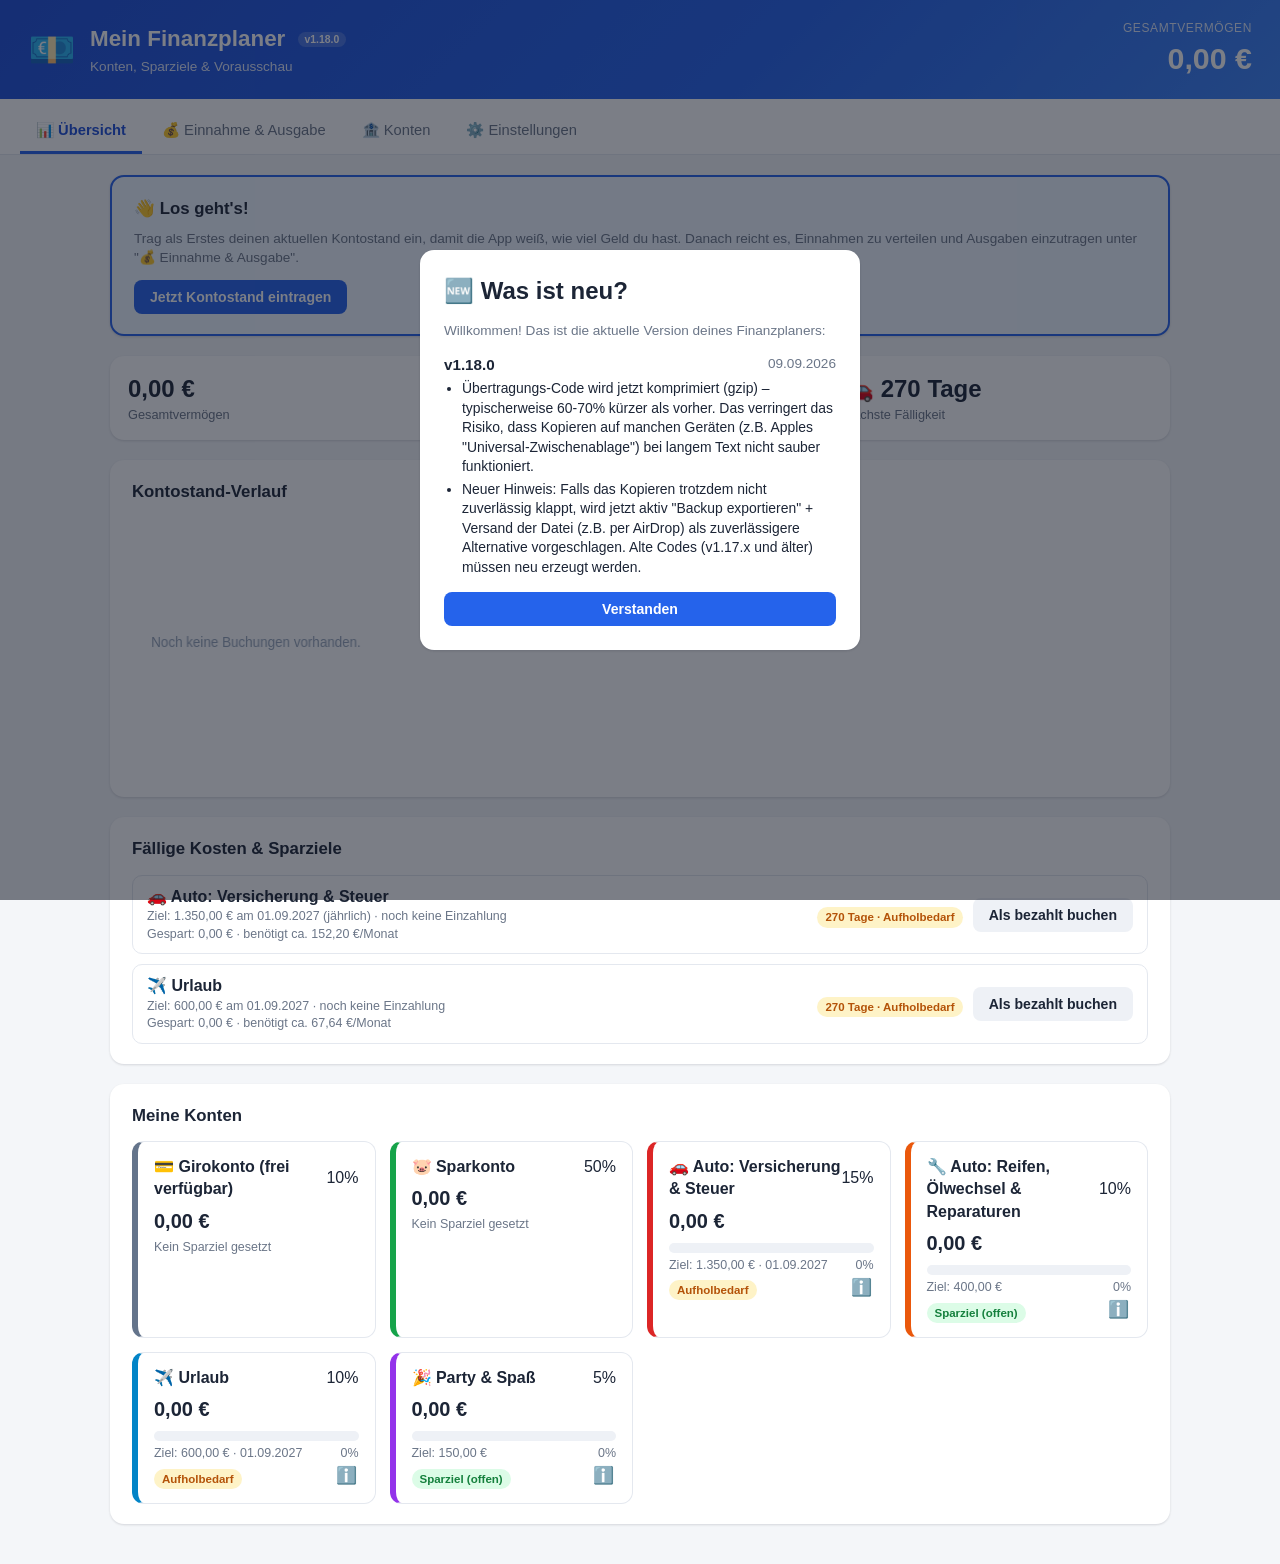
<file: index.html>
<!DOCTYPE html>
<html lang="de">
<head>
<meta charset="UTF-8">
<meta name="viewport" content="width=device-width, initial-scale=1.0">
<title>Mein Finanzplaner</title>
<!-- ?v= muss bei jedem Release zusammen mit APP_VERSION in js/app.js erhöht werden,
     sonst liefert der Browser-Cache (max-age 10 Min. auf GitHub Pages) alte Dateien aus. -->
<link rel="stylesheet" href="css/style.css?v=1.18.0">
</head>
<body>

<header class="app-header">
  <div class="brand">
    <span class="brand-emoji">💶</span>
    <div>
      <h1>Mein Finanzplaner <span class="version-tag" id="versionTag">v0.0.0</span></h1>
      <p class="subtitle">Konten, Sparziele &amp; Vorausschau</p>
    </div>
  </div>
  <div class="total-balance">
    <span class="label">Gesamtvermögen</span>
    <span class="value" id="totalBalance">0,00&nbsp;€</span>
  </div>
</header>

<div id="updateModalOverlay" class="modal-overlay" hidden>
  <div class="modal-box">
    <h2>🆕 Was ist neu?</h2>
    <div id="updateModalBody"></div>
    <button id="updateModalClose" class="btn-primary">Verstanden</button>
  </div>
</div>

<div id="serverUpdateBanner" class="update-banner" hidden>
  <span id="serverUpdateText">🔄 Neue Version verfügbar</span>
  <div class="update-banner-actions">
    <button id="serverUpdateReloadBtn" class="btn-primary">Aktualisieren</button>
    <button id="serverUpdateDismissBtn" class="btn-secondary">Später</button>
  </div>
</div>

<div id="goalInfoModalOverlay" class="modal-overlay" hidden>
  <div class="modal-box">
    <h2 id="goalInfoTitle">ℹ️ Sparziel</h2>
    <div id="goalInfoBody"></div>
    <button id="goalInfoClose" class="btn-primary">Schließen</button>
  </div>
</div>

<div id="deleteAccountModalOverlay" class="modal-overlay" hidden>
  <div class="modal-box">
    <h2>🗑️ Konto löschen</h2>
    <div id="deleteAccountBody"></div>
    <div class="modal-actions">
      <button id="deleteAccountCancel" class="btn-secondary">Abbrechen</button>
      <button id="deleteAccountConfirm" class="btn-danger">Konto löschen</button>
    </div>
  </div>
</div>

<nav class="tabs" id="tabs">
  <button class="tab-btn active" data-tab="uebersicht">📊 Übersicht</button>
  <button class="tab-btn" data-tab="verteilen">💰 Einnahme &amp; Ausgabe</button>
  <button class="tab-btn" data-tab="konten">🏦 Konten</button>
  <button class="tab-btn" data-tab="einstellungen">⚙️ Einstellungen</button>
</nav>

<main id="app">

  <!-- ÜBERSICHT -->
  <section id="tab-uebersicht" class="tab-panel active">
    <div id="onboardingHint" class="card onboarding-hint" hidden>
      <h2>👋 Los geht's!</h2>
      <p class="hint">Trag als Erstes deinen aktuellen Kontostand ein, damit die App weiß, wie viel Geld du hast. Danach reicht es, Einnahmen zu verteilen und Ausgaben einzutragen unter "💰 Einnahme &amp; Ausgabe".</p>
      <button id="onboardingGoBtn" class="btn-primary">Jetzt Kontostand eintragen</button>
    </div>

    <div class="summary-row" id="summaryRow"></div>

    <div class="card">
      <h2>Kontostand-Verlauf</h2>
      <canvas id="balanceChart"></canvas>
    </div>

    <div class="card">
      <h2>Fällige Kosten &amp; Sparziele</h2>
      <div id="upcomingList" class="upcoming-list"></div>
    </div>

    <div class="card">
      <h2>Meine Konten</h2>
      <div id="accountCards" class="account-grid"></div>
    </div>
  </section>

  <!-- VERTEILEN -->
  <section id="tab-verteilen" class="tab-panel">
    <div class="card">
      <h2>💰 Einnahme verteilen</h2>
      <p class="hint">Trag ein, wie viel Geld reinkommt (z.&nbsp;B. Taschengeld oder Lohn). Standardmäßig verteilt die Software es automatisch nach deinen Prozentsätzen auf deine Konten – du kannst es aber auch direkt einem einzelnen Konto gutschreiben.</p>
      <form id="distributeForm" class="inline-form">
        <label>Betrag (€)
          <input type="number" id="distAmount" step="0.01" min="0.01" required placeholder="z.B. 150">
        </label>
        <label>Ziel
          <select id="distTarget"></select>
        </label>
        <label>Quelle
          <select id="distSource">
            <option>Taschengeld</option>
            <option>Job / Lohn</option>
            <option>Geschenk</option>
            <option>Sonstiges</option>
          </select>
        </label>
        <label>Datum
          <input type="date" id="distDate" required>
        </label>
        <button type="submit" class="btn-primary">Verteilen</button>
      </form>
      <div id="distPreview" class="dist-preview"></div>
    </div>

    <div class="card">
      <h2>💸 Ausgabe buchen</h2>
      <p class="hint">Hast du gerade Geld ausgegeben (z.&nbsp;B. Kino, Essen, Bus)? Standardmäßig wird das anteilig von allen Konten abgezogen (genau umgekehrt wie beim Verteilen einer Einnahme) – du kannst aber auch gezielt nur ein einzelnes Konto wählen, z.&nbsp;B. um spontan 10&nbsp;€ von "Auto: Versicherung &amp; Steuer" abzuziehen. Für die reguläre Fällig-Zahlung eines Sparziels nutz stattdessen "Als bezahlt buchen" auf der Übersicht.</p>
      <form id="expenseForm" class="inline-form">
        <label>Betrag (€)
          <input type="number" id="expenseAmount" step="0.01" min="0.01" required placeholder="z.B. 10">
        </label>
        <label>Konto
          <select id="expenseTarget"></select>
        </label>
        <label>Datum
          <input type="date" id="expenseDate" required>
        </label>
        <label class="grow">Notiz
          <input type="text" id="expenseNote" placeholder="optional, z.B. Kino">
        </label>
        <button type="submit" class="btn-primary">Buchen</button>
      </form>
      <div id="expensePreview" class="dist-preview"></div>
    </div>

    <div class="card">
      <h2>Verlauf</h2>
      <div id="distHistory"></div>
    </div>
  </section>

  <!-- KONTEN -->
  <section id="tab-konten" class="tab-panel">
    <div class="card">
      <h2>Konten verwalten</h2>
      <p class="hint">Lege beliebig viele Konten an (z.&nbsp;B. Sparkonto, Auto, Urlaub, Party). Jedes Konto kann einen festen Verteil-Anteil (%) und optional ein Sparziel mit Datum haben.</p>
      <p class="pct-total">Verteilte Prozente insgesamt: <strong id="pctTotal">0%</strong></p>
      <div id="accountEditList" class="account-edit-list"></div>
      <button id="addAccountBtn" class="btn-secondary">+ Neues Konto</button>
    </div>
  </section>

  <!-- EINSTELLUNGEN -->
  <section id="tab-einstellungen" class="tab-panel">
    <div class="card">
      <h2>🏦 Standardkonto</h2>
      <p class="hint">Das Standardkonto ist der "Auffang"-Topf der App: Es bekommt automatisch den Rest bei "Einnahme verteilen" und "Ausgabe buchen" (Option "Alle Konten"), sowie nicht einzeln erfasste Differenzen beim Kontostand-Abgleich.</p>
      <p class="hint">Aktuelles Standardkonto: <strong id="currentDefaultAccount">–</strong></p>
      <form id="defaultAccountForm" class="inline-form">
        <label>Neues Standardkonto
          <select id="defaultAccountSelect"></select>
        </label>
        <button type="submit" class="btn-primary">Übernehmen</button>
      </form>
    </div>

    <div class="card">
      <h2>Kontostand abgleichen</h2>
      <p class="hint">Für die <strong>Ersteinrichtung</strong>: Schau in deiner Banking-App (z.&nbsp;B. Sparkasse) nach, wie viel wirklich auf dem Konto ist, und trag den Betrag hier ein. Danach reicht es im Alltag, Einnahmen zu verteilen und Ausgaben einzutragen unter "💰 Einnahme &amp; Ausgabe".</p>
      <p class="hint">Falls du mal vergessen hast, etwas einzutragen und der Kontostand nicht mehr stimmt: hier jederzeit neu abgleichen. Die App vergleicht deine Eingabe mit dem hier erfassten Stand und bucht nur die <strong>Differenz</strong> nach: Ist mehr Geld da, wird der neue Teil nach deinen Verteil-Prozentsätzen auf die Konten gebucht. Ist weniger Geld da, wird die Differenz als nicht einzeln erfasste Ausgabe anteilig von allen Konten abgezogen.</p>
      <p class="hint">Aktuell im Planer erfasst: <strong id="trackedTotalHint">0,00 €</strong> · Letzter Abgleich: <strong id="lastReconcileHint">noch nie</strong></p>
      <form id="reconcileForm" class="inline-form">
        <label>Kontostand laut Bank (€)
          <input type="number" id="reconcileAmount" step="0.01" min="0" required placeholder="z.B. 542.30">
        </label>
        <label>Datum
          <input type="date" id="reconcileDate" required>
        </label>
        <button type="submit" class="btn-primary">Abgleichen</button>
      </form>
      <div id="reconcilePreview" class="dist-preview"></div>
    </div>

    <div class="card">
      <h2>Backup</h2>
      <p class="hint">Alle Daten liegen nur in deinem Browser (localStorage). Exportiere regelmäßig ein Backup, damit nichts verloren geht.</p>
      <div class="backup-actions">
        <button id="exportBtn" class="btn-secondary">⬇️ Backup exportieren (JSON)</button>
        <label class="btn-secondary file-label">⬆️ Backup importieren
          <input type="file" id="importInput" accept="application/json" hidden>
        </label>
      </div>
    </div>

    <div class="card">
      <h2>📲 Auf anderes Gerät übertragen</h2>
      <p class="hint">Für ein zweites Gerät (z.&nbsp;B. vom Handy aufs iPad): Erzeuge hier einen Code mit all deinen Daten, kopier ihn und schick ihn dir selbst (z.&nbsp;B. per WhatsApp, Mail oder Notizen-App) aufs andere Gerät. Dort einfach unten einfügen. Der Code ist komprimiert, kann aber trotzdem länger sein – das liegt daran, dass die App komplett ohne eigenen Server läuft.</p>
      <p class="hint"><strong>Klappt das Kopieren nicht zuverlässig</strong> (z.&nbsp;B. bei Apple-Geräten kann die automatische "Universal-Zwischenablage" bei langem Text unzuverlässig sein)? Nutz stattdessen weiter unten <strong>"Backup exportieren"</strong> und schick dir die heruntergeladene Datei z.&nbsp;B. per <strong>AirDrop</strong>, Mail oder iCloud Drive – das funktioniert unabhängig von der Textlänge.</p>

      <p class="hint"><strong>Code erzeugen:</strong></p>
      <div class="backup-actions">
        <button id="generateCodeBtn" class="btn-secondary">🔑 Code erzeugen</button>
        <button id="copyCodeBtn" class="btn-secondary" hidden>📋 Code kopieren</button>
      </div>
      <textarea id="transferCodeOutput" class="transfer-textarea" readonly hidden placeholder="Hier erscheint dein Code."></textarea>
      <p class="hint" id="transferCodeLength" hidden></p>

      <hr class="transfer-divider">

      <p class="hint"><strong>Code von einem anderen Gerät einfügen:</strong></p>
      <textarea id="transferCodeInput" class="transfer-textarea" placeholder="Code hier einfügen..."></textarea>
      <div id="transferCodeError" class="transfer-error" hidden></div>
      <button id="importCodeBtn" class="btn-primary">Code übernehmen</button>
    </div>

    <div class="card danger-zone">
      <h2>⚠️ Alle Daten löschen</h2>
      <p class="hint">Löscht wirklich <strong>alles</strong>: alle Konten, Sparziele und Buchungen. Die App startet danach komplett leer, so wie bei der ersten Installation. Das kann <strong>nicht rückgängig</strong> gemacht werden – exportier dir vorher lieber ein Backup.</p>
      <button id="resetBtn" class="btn-danger">🗑️ Komplett zurücksetzen</button>
    </div>

    <div class="card">
      <h2>Versionsverlauf</h2>
      <div id="versionHistory" class="version-history"></div>
    </div>
  </section>

</main>

<div id="toast" class="toast"></div>

<script src="js/app.js?v=1.18.0"></script>
</body>
</html>
</file>
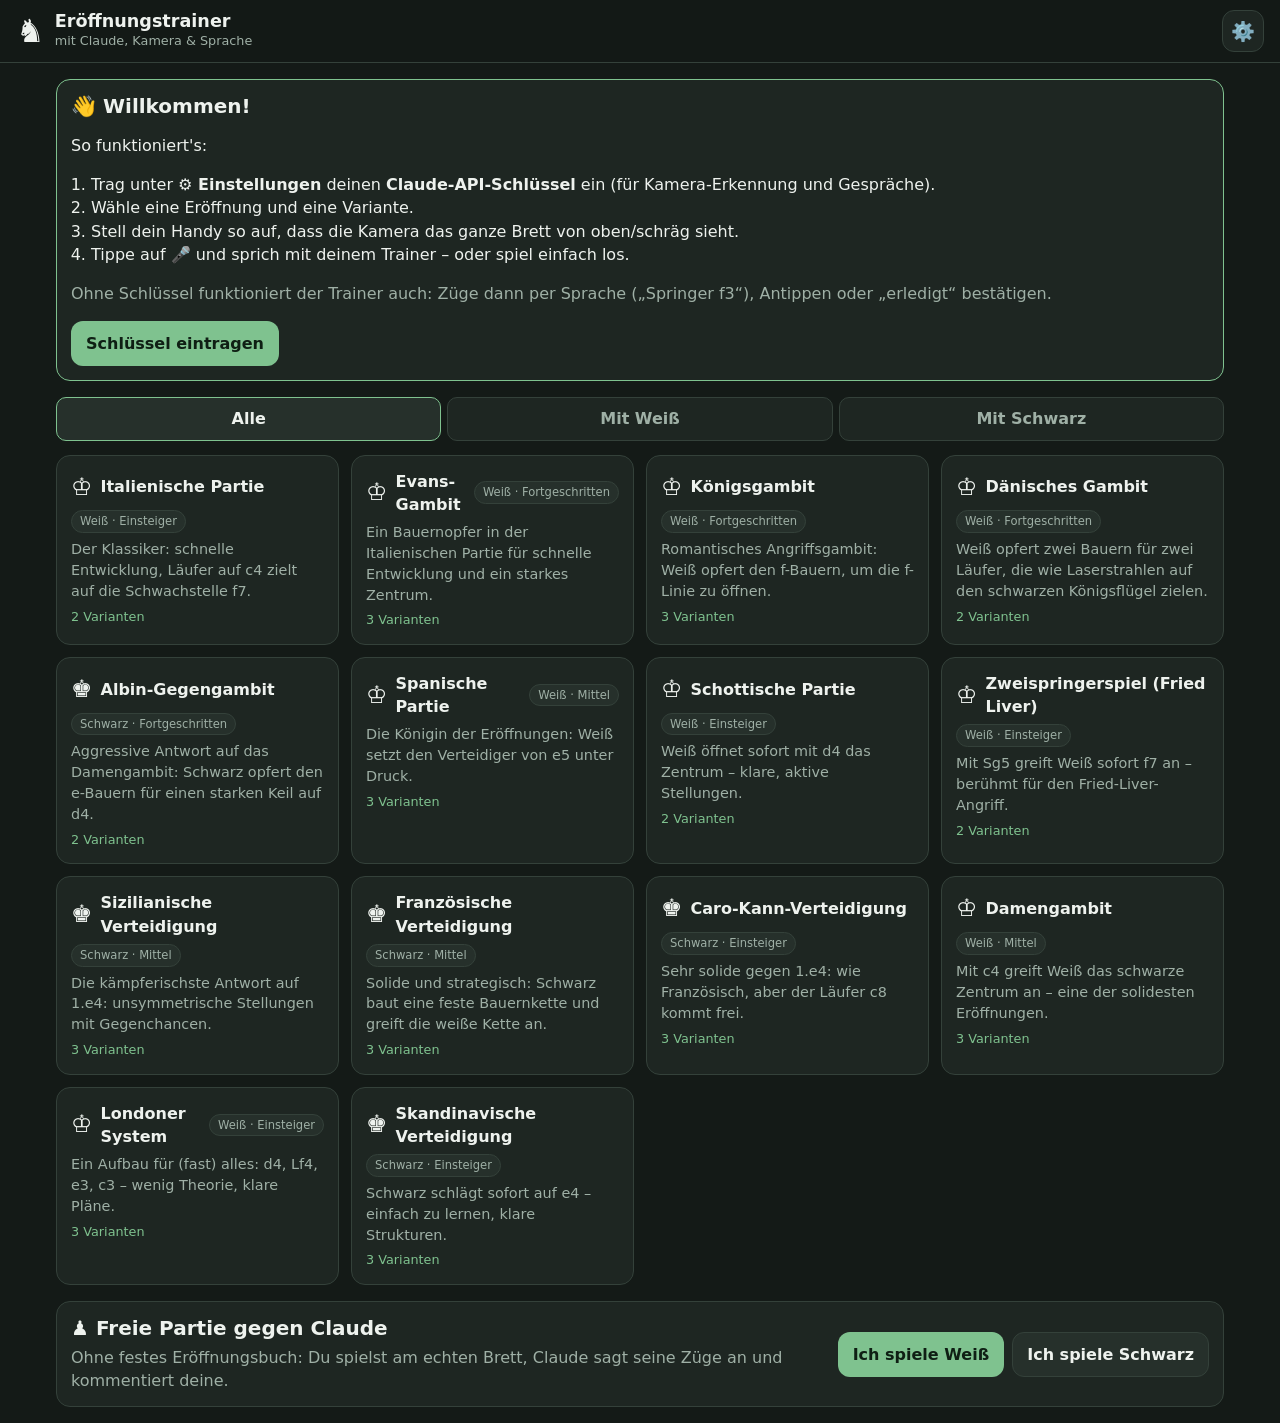
<file: schach/index.html>
<!DOCTYPE html>
<html lang="de">
<head>
<meta charset="UTF-8">
<meta name="viewport" content="width=device-width, initial-scale=1.0, viewport-fit=cover">
<meta name="theme-color" content="#1f2a24">
<title>Eröffnungstrainer</title>
<meta name="claude:viewport-fit-sides" content="cover">
<link rel="stylesheet" href="style.css">
</head>
<body>

<header class="top">
  <button id="btnBack" class="icon-btn" hidden aria-label="Zurück zur Auswahl">←</button>
  <div class="brand">
    <span class="logo">♞</span>
    <div>
      <h1>Eröffnungstrainer</h1>
      <p class="sub" id="topSub">mit Claude, Kamera &amp; Sprache</p>
    </div>
  </div>
  <button id="btnSettings" class="icon-btn" aria-label="Einstellungen">⚙️</button>
</header>

<!-- ============ Auswahl ============ -->
<main id="screenMenu" class="screen">
  <section id="setupHint" class="card setup" hidden>
    <h2>👋 Willkommen!</h2>
    <p>So funktioniert's:</p>
    <ol>
      <li>Trag unter <b>⚙️ Einstellungen</b> deinen <b>Claude-API-Schlüssel</b> ein (für Kamera-Erkennung und Gespräche).</li>
      <li>Wähle eine Eröffnung und eine Variante.</li>
      <li>Stell dein Handy so auf, dass die Kamera das ganze Brett von oben/schräg sieht.</li>
      <li>Tippe auf <b>🎤</b> und sprich mit deinem Trainer – oder spiel einfach los.</li>
    </ol>
    <p class="muted">Ohne Schlüssel funktioniert der Trainer auch: Züge dann per Sprache („Springer f3“), Antippen oder „erledigt“ bestätigen.</p>
    <button class="btn primary" id="btnSetupOpen">Schlüssel eintragen</button>
  </section>

  <div class="tabs" role="tablist">
    <button class="tab active" data-filter="all">Alle</button>
    <button class="tab" data-filter="w">Mit Weiß</button>
    <button class="tab" data-filter="b">Mit Schwarz</button>
  </div>
  <div id="openingList" class="opening-list"></div>

  <section class="card free-game">
    <div>
      <h2>♟️ Freie Partie gegen Claude</h2>
      <p class="muted">Ohne festes Eröffnungsbuch: Du spielst am echten Brett, Claude sagt seine Züge an und kommentiert deine.</p>
    </div>
    <div class="row">
      <button class="btn primary" id="btnFreeW">Ich spiele Weiß</button>
      <button class="btn" id="btnFreeB">Ich spiele Schwarz</button>
    </div>
  </section>
</main>

<!-- ============ Eröffnungsdetails ============ -->
<dialog id="dlgOpening" class="sheet">
  <form method="dialog" class="sheet-body">
    <h2 id="opTitle"></h2>
    <p id="opSummary" class="muted"></p>
    <ul id="opIdeas" class="ideas"></ul>
    <h3>Variante</h3>
    <div id="opLines" class="choice-list"></div>
    <h3>Modus</h3>
    <div class="seg">
      <label><input type="radio" name="mode" value="learn" checked><span>📖 Lernen<small>Trainer sagt jeden Zug an</small></span></label>
      <label><input type="radio" name="mode" value="quiz"><span>🧩 Abfragen<small>Du spielst aus dem Gedächtnis</small></span></label>
    </div>
    <h3>Gegner</h3>
    <div class="seg">
      <label><input type="radio" name="opp" value="app" checked><span>🤖 Trainer sagt an<small>Du führst die Gegnerzüge selbst aus</small></span></label>
      <label><input type="radio" name="opp" value="partner"><span>👥 Mitspieler<small>Jemand spielt frei gegen dich</small></span></label>
    </div>
    <div class="sheet-actions">
      <button class="btn" value="cancel">Abbrechen</button>
      <button class="btn primary" id="btnStart" value="start">▶ Training starten</button>
    </div>
  </form>
</dialog>

<!-- ============ Training ============ -->
<main id="screenTrain" class="screen" hidden>
  <section class="train-head">
    <div>
      <div class="op-name" id="trOpening"></div>
      <div class="line-name" id="trLine"></div>
    </div>
    <div class="score" id="trScore"></div>
  </section>
  <div class="progress"><div id="trProgress"></div></div>

  <div class="train-grid">
    <section class="cam card">
      <div class="cam-view" id="camView">
        <video id="video" playsinline muted></video>
        <div class="cam-off" id="camOff">
          <p>📷 Kamera aus</p>
          <button class="btn primary" id="btnCam">Kamera starten</button>
        </div>
        <span class="pill" id="camStatus">aus</span>
        <div class="motion"><div id="motionBar"></div></div>
      </div>
      <div class="cam-actions">
        <button class="btn small" id="btnCamToggle">📷 An/Aus</button>
        <button class="btn small" id="btnCamSwitch">🔄 Wechseln</button>
        <button class="btn small" id="btnDetect">📸 Zug prüfen</button>
      </div>
      <input type="file" id="photoInput" accept="image/*" capture="environment" hidden>
    </section>

    <section class="board-wrap">
      <div id="reviewBanner" class="review-banner" hidden>
        <span id="reviewText">Ansicht</span>
        <button class="btn small primary" id="btnLive">Zurück zur Partie</button>
      </div>
      <div id="board" aria-label="Schachbrett"></div>
      <div class="board-legend">
        <span><i style="background: var(--arrow-you)"></i>dein Zug</span>
        <span><i style="background: var(--arrow-opp)"></i>Gegner</span>
        <span><i style="background: var(--arrow-claude)"></i>Claudes Vorschlag</span>
        <span>Figur ziehen oder antippen</span>
      </div>
    </section>

    <section class="moves card">
      <h3>Zugfolge &amp; Erklärungen</h3>
      <div id="moveList" class="move-list"></div>
      <div id="moveNote" class="move-note"></div>
      <div class="review-nav">
        <button class="btn" id="btnFirst" aria-label="Zum Anfang">⏮</button>
        <button class="btn" id="btnPrev" aria-label="Einen Zug zurück">◀</button>
        <button class="btn" id="btnNext" aria-label="Einen Zug vor">▶</button>
        <button class="btn" id="btnLast" aria-label="Zur aktuellen Stellung">⏭</button>
      </div>
      <div class="kbd-help">
        Tasten: <kbd>Leertaste</kbd> Zug ausgeführt · <kbd>T</kbd> Tipp · <kbd>W</kbd> Warum? ·
        <kbd>N</kbd> Nochmal · <kbd>Z</kbd> Zurück · <kbd>←</kbd><kbd>→</kbd> Züge ansehen · <kbd>M</kbd> Mikrofon
      </div>
    </section>

    <section class="coach card">
      <div class="coach-head">
        <span class="avatar">♛</span>
        <div class="coach-say">
          <div id="coachMain" class="coach-main"></div>
          <div id="coachNote" class="coach-note"></div>
        </div>
      </div>
      <div class="actions">
        <button class="btn primary" id="btnDone">✅ Zug ausgeführt</button>
        <button class="btn" id="btnHint">💡 Tipp</button>
        <button class="btn" id="btnWhy">🧠 Warum?</button>
        <button class="btn" id="btnRepeat">🔁 Nochmal</button>
        <button class="btn" id="btnUndo">↩️ Zurück</button>
      </div>
      <div id="finishBox" class="finish" hidden>
        <button class="btn primary" id="btnPlayOn">♟️ Weiterspielen gegen Claude</button>
        <button class="btn" id="btnAgain">🔁 Nochmal</button>
        <button class="btn" id="btnNextLine">➡️ Nächste Variante</button>
        <button class="btn" id="btnQuiz">🧩 Jetzt abfragen</button>
        <button class="btn" id="btnSummary">🧠 Zusammenfassung</button>
      </div>
    </section>

    <section class="talk card">
      <div class="mic-row">
        <button id="btnMic" class="mic" aria-label="Mikrofon an/aus">🎤</button>
        <div class="mic-info">
          <div id="micState" class="mic-state">Mikrofon aus – tippe zum Sprechen</div>
          <div id="micPartial" class="mic-partial"></div>
        </div>
        <button id="btnVoice" class="icon-btn" aria-label="Sprachausgabe an/aus">🔊</button>
      </div>
      <div id="chatLog" class="chat-log"></div>
      <form id="chatForm" class="chat-form">
        <input id="chatInput" type="text" placeholder="Frag deinen Trainer oder tippe einen Zug (z. B. Sf3)…" autocomplete="off">
        <button class="btn primary" type="submit">Senden</button>
      </form>
    </section>
  </div>
</main>

<!-- ============ Einstellungen ============ -->
<dialog id="dlgSettings" class="sheet">
  <form method="dialog" class="sheet-body" id="settingsForm">
    <h2>⚙️ Einstellungen</h2>

    <h3>Claude-Verbindung</h3>
    <p id="accountInfo" class="account-ok" hidden>✅ Verbunden über dein Claude-Konto – es läuft über dein Abo, kein API-Schlüssel nötig.</p>
    <div id="keySection">
    <label class="field">API-Schlüssel
      <div class="row">
        <input id="setKey" type="password" placeholder="sk-ant-…" autocomplete="off" spellcheck="false">
        <button type="button" class="btn small" id="btnShowKey">👁</button>
      </div>
    </label>
    <p class="muted small">Einen Schlüssel bekommst du auf <a href="https://console.anthropic.com/settings/keys" target="_blank" rel="noopener">console.anthropic.com</a>. Er wird nur hier im Browser gespeichert und nur an Anthropic gesendet. Kosten: grob 1–2 Cent pro erkanntem Zug mit Opus.</p>
    <label class="field">Modell
      <select id="setModel"></select>
    </label>
    <div class="row">
      <button type="button" class="btn small" id="btnTestKey">Verbindung testen</button>
      <span id="testResult" class="small"></span>
    </div>
    </div>

    <h3>Kamera</h3>
    <label class="field">Von wo schaut die Kamera auf das Brett?
      <select id="setPerspective">
        <option value="von der Seite von Weiß (Weiß unten im Bild)">Von der Weiß-Seite (Weiß unten)</option>
        <option value="von der Seite von Schwarz (Schwarz unten im Bild)">Von der Schwarz-Seite (Schwarz unten)</option>
        <option value="von der Seite, Weiß links im Bild">Seitlich, Weiß links</option>
        <option value="von der Seite, Weiß rechts im Bild">Seitlich, Weiß rechts</option>
        <option value="unbekannt – bitte selbst aus dem Bild ableiten">Weiß ich nicht / automatisch</option>
      </select>
    </label>
    <label class="check"><input type="checkbox" id="setAutoDetect" checked> Züge automatisch erkennen, sobald die Hand weg ist</label>

    <h3>Sprache</h3>
    <label class="check"><input type="checkbox" id="setVoice" checked> Trainer spricht laut</label>
    <label class="field">Stimme
      <div class="row">
        <select id="setVoiceName"></select>
        <button type="button" class="btn small" id="btnVoiceTest">▶ Probehören</button>
      </div>
    </label>
    <p id="voiceHint" class="muted small"></p>
    <label class="field">Sprechtempo <input type="range" id="setRate" min="0.7" max="1.4" step="0.05" value="1"></label>
    <label class="check"><input type="checkbox" id="setNotes" checked> Erklärung zu jedem Zug vorlesen</label>
    <label class="check"><input type="checkbox" id="setExplainMistakes" checked> Bei Fehlern von Claude erklären lassen, warum</label>
    <label class="check"><input type="checkbox" id="setShowFuture" checked> Im Lernmodus die ganze Variante in der Zugliste zeigen</label>

    <div class="sheet-actions">
      <button class="btn primary" value="save">Speichern</button>
    </div>
  </form>
</dialog>

<div id="toast" class="toast" hidden></div>

<script type="module" src="js/app.js"></script>
</body>
</html>
</file>
<file: css/style.css>
:root{
  --bg:#f4f6f9;
  --card-bg:#ffffff;
  --text:#1c2536;
  --muted:#6b7688;
  --border:#e4e8ef;
  --accent:#2563eb;
  --accent-dark:#1d4ed8;
  --green:#16a34a;
  --red:#dc2626;
  --orange:#ea580c;
  --radius:14px;
  --shadow:0 1px 3px rgba(20,25,40,.06), 0 1px 2px rgba(20,25,40,.08);
  font-family:-apple-system,BlinkMacSystemFont,"Segoe UI",Roboto,Helvetica,Arial,sans-serif;
}

*{box-sizing:border-box;}
body{
  margin:0;
  background:var(--bg);
  color:var(--text);
  line-height:1.4;
}

.app-header{
  display:flex;
  align-items:center;
  justify-content:space-between;
  gap:16px;
  padding:20px 28px;
  background:linear-gradient(135deg,#1d4ed8,#2563eb 60%,#3b82f6);
  color:#fff;
  flex-wrap:wrap;
}
.brand{display:flex;align-items:center;gap:14px;}
.brand-emoji{font-size:2.4rem;}
.app-header h1{margin:0;font-size:1.4rem;}
.version-tag{
  font-size:.65rem;
  font-weight:600;
  background:rgba(255,255,255,.18);
  padding:2px 7px;
  border-radius:999px;
  vertical-align:middle;
  margin-left:6px;
}
.subtitle{margin:2px 0 0;font-size:.85rem;opacity:.85;}
.total-balance{text-align:right;}
.total-balance .label{display:block;font-size:.75rem;opacity:.85;text-transform:uppercase;letter-spacing:.05em;}
.total-balance .value{font-size:1.9rem;font-weight:700;}

.tabs{
  display:flex;
  gap:4px;
  padding:10px 20px 0;
  background:var(--card-bg);
  border-bottom:1px solid var(--border);
  overflow-x:auto;
  position:sticky;
  top:0;
  z-index:10;
}
.tab-btn{
  border:none;
  background:transparent;
  padding:12px 16px;
  font-size:.92rem;
  cursor:pointer;
  color:var(--muted);
  border-bottom:3px solid transparent;
  white-space:nowrap;
}
.tab-btn:hover{color:var(--text);}
.tab-btn.active{color:var(--accent-dark);border-bottom-color:var(--accent);font-weight:600;}

main{max-width:1100px;margin:0 auto;padding:20px;}
.tab-panel{display:none;}
.tab-panel.active{display:block;}

.card{
  background:var(--card-bg);
  border-radius:var(--radius);
  box-shadow:var(--shadow);
  padding:20px 22px;
  margin-bottom:20px;
}
.card h2{margin-top:0;font-size:1.05rem;}
.card canvas{display:block;max-width:100%;}
.hint{color:var(--muted);font-size:.85rem;margin-top:-6px;}

.summary-row{
  display:grid;
  grid-template-columns:repeat(auto-fit,minmax(180px,1fr));
  gap:14px;
  margin-bottom:20px;
}
.summary-tile{
  background:var(--card-bg);
  border-radius:var(--radius);
  box-shadow:var(--shadow);
  padding:16px 18px;
}
.summary-tile .num{font-size:1.5rem;font-weight:700;}
.summary-tile .lbl{color:var(--muted);font-size:.8rem;}

.account-grid{
  display:grid;
  grid-template-columns:repeat(auto-fill,minmax(240px,1fr));
  gap:14px;
}
.account-card{
  border:1px solid var(--border);
  border-radius:12px;
  padding:14px 16px;
  border-left:6px solid var(--accent);
}
.account-card .acc-head{display:flex;justify-content:space-between;align-items:center;}
.account-card .acc-name{font-weight:600;}
.account-card .acc-balance{font-size:1.25rem;font-weight:700;margin:6px 0 4px;}
.progress-outer{
  position:relative;
  background:#eef1f6;
  border-radius:8px;
  height:10px;
  margin:8px 0 4px;
}
.progress-inner{height:100%;border-radius:8px;background:var(--accent);transition:width .3s;overflow:hidden;}
.progress-marker{
  position:absolute;
  top:-3px;
  bottom:-3px;
  width:2px;
  background:#1c2536;
  border-radius:1px;
}
.acc-goal-meta{font-size:.78rem;color:var(--muted);display:flex;justify-content:space-between;flex-wrap:wrap;gap:4px;}
.badge{
  display:inline-block;
  font-size:.72rem;
  font-weight:600;
  padding:2px 8px;
  border-radius:999px;
  margin-top:6px;
}
.badge.ok{background:#dcfce7;color:#15803d;}
.badge.warn{background:#fef3c7;color:#b45309;}
.badge.bad{background:#fee2e2;color:#b91c1c;}
.badge.done{background:#dbeafe;color:#1d4ed8;}

.acc-badge-row{display:flex;align-items:center;justify-content:space-between;gap:8px;}
.acc-badge-row .icon-btn{font-size:1.05rem;padding:2px;}
.acc-badge-row .icon-btn:hover{color:var(--accent);}

.goal-info-rates{display:flex;gap:12px;margin:12px 0;}
.goal-info-rate{
  flex:1;
  background:#eef1f6;
  border-radius:10px;
  padding:12px;
  text-align:center;
}
.goal-info-rate .num{display:block;font-size:1.15rem;font-weight:700;color:var(--text);}
.goal-info-rate .lbl{font-size:.75rem;color:var(--muted);}

.upcoming-list{display:flex;flex-direction:column;gap:10px;}
.upcoming-item{
  display:flex;
  justify-content:space-between;
  align-items:center;
  gap:12px;
  border:1px solid var(--border);
  border-radius:10px;
  padding:10px 14px;
  flex-wrap:wrap;
}
.upcoming-item .u-main{display:flex;flex-direction:column;}
.upcoming-item .u-title{font-weight:600;}
.upcoming-item .u-sub{font-size:.78rem;color:var(--muted);}
.upcoming-item .u-right{display:flex;align-items:center;gap:10px;}
.empty-hint{color:var(--muted);font-size:.85rem;font-style:italic;}

.inline-form{
  display:flex;
  flex-wrap:wrap;
  gap:14px;
  align-items:end;
}
.inline-form label{
  display:flex;
  flex-direction:column;
  font-size:.78rem;
  color:var(--muted);
  gap:4px;
}
.inline-form label.grow{flex:1 1 200px;}
.inline-form input,.inline-form select{
  padding:8px 10px;
  border:1px solid var(--border);
  border-radius:8px;
  font-size:.9rem;
  min-width:130px;
}

.btn-primary,.btn-secondary,.btn-danger{
  border:none;
  border-radius:8px;
  padding:9px 16px;
  font-size:.88rem;
  cursor:pointer;
  font-weight:600;
}
.btn-primary{background:var(--accent);color:#fff;}
.btn-primary:hover{background:var(--accent-dark);}
.btn-secondary{background:#eef1f6;color:var(--text);}
.btn-secondary:hover{background:#e2e6ee;}
.btn-danger{background:#fee2e2;color:#b91c1c;}
.btn-danger:hover{background:#fecaca;}
.file-label{display:inline-flex;align-items:center;cursor:pointer;}

.dist-preview{margin-top:16px;}
.dist-row{
  display:flex;
  justify-content:space-between;
  padding:8px 0;
  border-bottom:1px solid var(--border);
  font-size:.9rem;
}
.dist-row:last-child{border-bottom:none;font-weight:700;}

.pct-total{font-size:.85rem;color:var(--muted);}

.onboarding-hint{
  border:2px solid var(--accent);
  background:#eff6ff;
}
.onboarding-hint h2{margin-top:0;}

.account-edit-list{display:flex;flex-direction:column;gap:12px;margin-bottom:14px;}
.account-edit-card{
  border:1px solid var(--border);
  border-radius:12px;
  padding:14px 16px;
}
.account-edit-card .row{
  display:flex;
  flex-wrap:wrap;
  gap:12px;
  align-items:end;
  margin-bottom:8px;
}
.account-edit-card label{
  display:flex;flex-direction:column;font-size:.75rem;color:var(--muted);gap:3px;
}
.account-edit-card input[type=text],
.account-edit-card input[type=number],
.account-edit-card input[type=date]{
  padding:7px 9px;border:1px solid var(--border);border-radius:7px;font-size:.87rem;
}
.account-edit-card input[type=color]{width:44px;height:34px;padding:2px;border:1px solid var(--border);border-radius:7px;}
.account-edit-card .goal-fields{display:none;gap:12px;flex-wrap:wrap;}
.account-edit-card.has-goal .goal-fields{display:flex;}
.account-edit-card .card-actions{display:flex;gap:8px;justify-content:flex-end;}

.table-wrap{overflow-x:auto;}
table{width:100%;border-collapse:collapse;font-size:.88rem;}
th,td{text-align:left;padding:8px 10px;border-bottom:1px solid var(--border);white-space:nowrap;}
th{color:var(--muted);font-weight:600;font-size:.78rem;text-transform:uppercase;}
.amount-pos{color:var(--green);font-weight:600;}
.amount-neg{color:var(--red);font-weight:600;}

.backup-actions{display:flex;gap:12px;flex-wrap:wrap;}

.transfer-textarea{
  width:100%;
  min-height:140px;
  margin:10px 0;
  padding:10px 12px;
  border:1px solid var(--border);
  border-radius:8px;
  font-family:ui-monospace,SFMono-Regular,Menlo,Consolas,monospace;
  font-size:.78rem;
  line-height:1.4;
  overflow-wrap:anywhere;
  word-break:break-all;
  resize:vertical;
  box-sizing:border-box;
}
.transfer-divider{border:none;border-top:1px solid var(--border);margin:18px 0;}
.transfer-error{
  background:#fee2e2;
  color:#b91c1c;
  border-radius:8px;
  padding:10px 12px;
  font-size:.85rem;
  margin-bottom:12px;
}

.danger-zone{border:1px solid #fecaca;}
.danger-zone h2{color:#b91c1c;}

.toast{
  position:fixed;
  bottom:24px;
  left:50%;
  transform:translateX(-50%) translateY(20px);
  background:#1c2536;
  color:#fff;
  padding:10px 18px;
  border-radius:8px;
  font-size:.88rem;
  opacity:0;
  pointer-events:none;
  transition:opacity .25s, transform .25s;
  z-index:100;
}
.toast.show{opacity:1;transform:translateX(-50%) translateY(0);}

.update-banner{
  position:fixed;
  left:50%;
  bottom:20px;
  transform:translateX(-50%);
  display:flex;
  align-items:center;
  gap:16px;
  flex-wrap:wrap;
  justify-content:center;
  background:var(--text);
  color:#fff;
  padding:12px 18px;
  border-radius:12px;
  box-shadow:var(--shadow);
  font-size:.88rem;
  z-index:150;
  max-width:calc(100% - 32px);
}
.update-banner[hidden]{display:none;}
.update-banner-actions{display:flex;gap:8px;flex-shrink:0;}
.update-banner .btn-secondary{background:rgba(255,255,255,.15);color:#fff;}
.update-banner .btn-secondary:hover{background:rgba(255,255,255,.25);}

.icon-btn{
  background:none;border:none;cursor:pointer;font-size:1rem;color:var(--muted);
}
.icon-btn:hover{color:var(--red);}

.modal-overlay{
  position:fixed;
  inset:0;
  background:rgba(15,20,35,.55);
  display:flex;
  align-items:center;
  justify-content:center;
  padding:20px;
  z-index:200;
}
.modal-overlay[hidden]{display:none;}
.modal-box{
  background:var(--card-bg);
  border-radius:var(--radius);
  box-shadow:var(--shadow);
  padding:24px;
  max-width:440px;
  width:100%;
  max-height:80vh;
  overflow-y:auto;
}
.modal-box h2{margin-top:0;}
.modal-box .btn-primary{margin-top:12px;width:100%;}
.modal-actions{display:flex;gap:10px;margin-top:12px;}
.modal-actions button{flex:1;margin-top:0;}
.modal-box select{width:100%;padding:8px 10px;border:1px solid var(--border);border-radius:8px;font-size:.9rem;margin-top:4px;}
.modal-box label{display:block;font-size:.85rem;color:var(--muted);margin-top:10px;}

.version-history{display:flex;flex-direction:column;gap:14px;}
.version-entry{border-bottom:1px solid var(--border);padding-bottom:12px;}
.version-entry:last-child{border-bottom:none;padding-bottom:0;}
.version-entry-head{
  display:flex;
  justify-content:space-between;
  font-size:.85rem;
  color:var(--muted);
  margin-bottom:4px;
}
.version-entry-head strong{color:var(--text);font-size:.95rem;}
.version-entry ul{margin:0;padding-left:18px;font-size:.87rem;}
.version-entry li{margin-bottom:3px;}

@media (max-width:640px){
  .app-header{padding:16px;}
  .total-balance .value{font-size:1.4rem;}
  main{padding:12px;}
  .card{padding:16px;}
  .app-header h1{font-size:1.15rem;}

  /* Tabellen als Karten statt horizontal scrollbarer Zeilen */
  .table-wrap table{width:100%;}
  .table-wrap thead{display:none;}
  .table-wrap tr{
    display:block;
    border:1px solid var(--border);
    border-radius:10px;
    padding:6px 12px;
    margin-bottom:10px;
  }
  .table-wrap tr:last-child{margin-bottom:0;}
  .table-wrap td{
    display:flex;
    justify-content:space-between;
    align-items:center;
    gap:10px;
    white-space:normal;
    text-align:right;
    border-bottom:1px solid var(--border);
    padding:7px 0;
  }
  .table-wrap td:last-child{border-bottom:none;}
  .table-wrap td::before{
    content:attr(data-label);
    color:var(--muted);
    font-size:.75rem;
    text-transform:uppercase;
    letter-spacing:.03em;
    text-align:left;
  }
  .table-wrap td:empty::before,
  .table-wrap td[data-label=""]::before{content:none;}
  .table-wrap td[data-label=""]{justify-content:flex-end;}
}
</file>
<file: schach/style.css>
:root {
  --bg: #141a17;
  --panel: #1e2622;
  --panel-2: #26302b;
  --line: #34413a;
  --text: #eef2ee;
  --muted: #9fb0a6;
  --accent: #7fc28f;
  --accent-ink: #0f1f14;
  --warn: #f0b35a;
  --bad: #ef7b6b;
  --light-sq: #ecdab9;
  --dark-sq: #ae8a68;
  --radius: 14px;
  --piece-w: #fbf8f1;
  --piece-w-line: #2a2622;
  --piece-b: #2e2b28;
  --piece-b-line: #12100e;
  --piece-b-detail: #cfc6b8;
  --last-move: rgba(246, 214, 72, .42);
  --hint-fill: rgba(90, 190, 110, .32);
  --sel-fill: rgba(70, 140, 230, .42);
  --over-ring: rgba(255, 255, 255, .85);
  --dot: rgba(20, 30, 25, .28);
  --arrow-you: #3fa45a;
  --arrow-opp: #e08a2c;
  --arrow-claude: #4a8fe0;
  --arrow-info: #b56fd6;
  --review-bg: #22332a;
  color-scheme: dark;
}

* { box-sizing: border-box; }
html, body { margin: 0; }
body {
  background: var(--bg);
  color: var(--text);
  font: 16px/1.45 system-ui, -apple-system, "Segoe UI", Roboto, sans-serif;
  -webkit-tap-highlight-color: transparent;
}
a { color: var(--accent); }
h1, h2, h3 { margin: 0; line-height: 1.2; }
h2 { font-size: 1.25rem; }
h3 { font-size: .95rem; color: var(--muted); text-transform: uppercase; letter-spacing: .04em; margin: 18px 0 8px; }
.muted { color: var(--muted); }
.small { font-size: .85rem; }
[hidden] { display: none !important; }

/* ---------- Kopfzeile ---------- */
body::before { content: ""; position: fixed; inset: 0 0 auto; height: env(safe-area-inset-top, 0px); z-index: 10; background: var(--bg); }
.top {
  position: sticky; top: env(safe-area-inset-top, 0px); z-index: 10;
  display: flex; align-items: center; gap: 10px;
  padding-block: 10px;
  padding-left: max(16px, env(safe-area-inset-left, 0px));
  padding-right: max(16px, env(safe-area-inset-right, 0px));
  background: rgba(20, 26, 23, .92);
  backdrop-filter: blur(8px);
  border-bottom: 1px solid var(--line);
}
.brand { display: flex; align-items: center; gap: 10px; flex: 1; min-width: 0; }
.logo { font-size: 2rem; line-height: 1; }
.top h1 { font-size: 1.1rem; }
.sub { margin: 0; font-size: .8rem; color: var(--muted); white-space: nowrap; overflow: hidden; text-overflow: ellipsis; }
.icon-btn {
  background: var(--panel); color: var(--text); border: 1px solid var(--line);
  width: 42px; height: 42px; border-radius: 12px; font-size: 1.2rem; cursor: pointer; flex: none;
}

/* ---------- Allgemeine Elemente ---------- */
.screen { max-width: 1200px; margin: 0 auto; padding-block: 16px; padding-left: max(16px, env(safe-area-inset-left, 0px)); padding-right: max(16px, env(safe-area-inset-right, 0px)); }
.card { background: var(--panel); border: 1px solid var(--line); border-radius: var(--radius); padding: 14px; }
.btn {
  appearance: none; border: 1px solid var(--line); background: var(--panel-2); color: var(--text);
  padding: 10px 14px; border-radius: 12px; font: inherit; font-weight: 600; cursor: pointer;
}
.btn:active { transform: translateY(1px); }
.btn.primary { background: var(--accent); color: var(--accent-ink); border-color: transparent; }
.btn.small { padding: 6px 10px; font-size: .85rem; }
.btn:disabled { opacity: .45; cursor: default; }
.row { display: flex; gap: 8px; align-items: center; }
.row input { flex: 1; }

/* ---------- Auswahl ---------- */
.setup { margin-bottom: 16px; border-color: var(--accent); }
.setup ol { padding-left: 20px; }
.tabs { display: flex; gap: 6px; margin-bottom: 14px; }
.tab { flex: 1; padding: 9px; border-radius: 10px; border: 1px solid var(--line); background: var(--panel); color: var(--muted); font: inherit; font-weight: 600; cursor: pointer; }
.tab.active { background: var(--panel-2); color: var(--text); border-color: var(--accent); }
.opening-list { display: grid; grid-template-columns: repeat(auto-fill, minmax(260px, 1fr)); gap: 12px; }
.op-card { text-align: left; cursor: pointer; display: flex; flex-direction: column; gap: 6px; font: inherit; color: inherit; }
.op-card:hover { border-color: var(--accent); }
.op-card .head { display: flex; align-items: center; gap: 6px 8px; flex-wrap: wrap; }
.op-card .side { font-size: 1.5rem; }
.op-card .title { font-weight: 700; flex: 1; }
.op-card .badge { white-space: nowrap; font-size: .72rem; padding: 2px 8px; border-radius: 99px; background: var(--panel-2); color: var(--muted); border: 1px solid var(--line); }
.op-card p { margin: 0; color: var(--muted); font-size: .9rem; }
.op-card .prog { font-size: .8rem; color: var(--accent); }

.account-ok { margin: 4px 0 8px; padding: 10px 12px; border-radius: 10px; background: var(--panel-2); border: 1px solid var(--accent); }
.free-game { margin-top: 16px; display: flex; flex-wrap: wrap; gap: 12px; align-items: center; justify-content: space-between; }
.free-game > div:first-child { flex: 1 1 280px; min-width: 0; }
.free-game p { margin: 6px 0 0; }

/* ---------- Dialoge ---------- */
dialog.sheet {
  border: 1px solid var(--line); border-radius: 18px; padding: 0; background: var(--panel); color: var(--text);
  width: min(560px, calc(100vw - 24px)); max-height: calc(100dvh - 24px);
}
dialog.sheet::backdrop { background: rgba(0, 0, 0, .6); }
.sheet-body { padding: 18px; overflow: auto; max-height: calc(100dvh - 26px); }
.sheet-actions { display: flex; justify-content: flex-end; gap: 8px; margin-top: 18px; position: sticky; bottom: -18px; background: var(--panel); padding: 10px 0; }
.ideas { margin: 10px 0 0; padding-left: 20px; color: var(--muted); font-size: .92rem; }
.choice-list { display: flex; flex-direction: column; gap: 6px; }
.choice-list label, .seg label { display: block; cursor: pointer; }
.choice-list input, .seg input { position: absolute; opacity: 0; pointer-events: none; }
.choice-list span, .seg span {
  display: block; padding: 10px 12px; border: 1px solid var(--line); border-radius: 10px; background: var(--panel-2);
}
.choice-list input:checked + span, .seg input:checked + span { border-color: var(--accent); box-shadow: inset 0 0 0 1px var(--accent); }
.choice-list small, .seg small { display: block; color: var(--muted); font-size: .8rem; font-weight: 400; }
.seg { display: grid; grid-template-columns: 1fr 1fr; gap: 8px; }
.seg span { font-weight: 600; height: 100%; }
.field { display: block; margin: 8px 0; font-weight: 600; font-size: .92rem; }
.field input[type=password], .field input[type=text], .field select {
  display: block; width: 100%; margin-top: 6px; padding: 10px; border-radius: 10px; border: 1px solid var(--line);
  background: var(--bg); color: var(--text); font: inherit; font-weight: 400;
}
.field .row input, .field .row select { margin-top: 0; flex: 1; min-width: 0; }
.field .row { margin-top: 6px; }
.field input[type=range] { display: block; width: 100%; margin-top: 8px; accent-color: var(--accent); }
.check { display: flex; gap: 8px; align-items: center; margin: 8px 0; font-size: .95rem; }
.check input { width: 20px; height: 20px; accent-color: var(--accent); }

/* ---------- Training ---------- */
.train-head { display: flex; align-items: flex-end; gap: 12px; }
.train-head > div:first-child { flex: 1; min-width: 0; }
.op-name { font-weight: 800; font-size: 1.15rem; }
.line-name { color: var(--muted); font-size: .9rem; }
.score { font-size: .85rem; color: var(--muted); text-align: right; white-space: nowrap; font-variant-numeric: tabular-nums; }
.progress { height: 6px; background: var(--panel-2); border-radius: 99px; margin: 10px 0 14px; overflow: hidden; }
.progress > div { height: 100%; width: 0; background: var(--accent); transition: width .3s; }

/* Handy (Standard): eine Spalte – Ansage, Brett, Zugliste, Kamera, Gespräch */
.train-grid { display: grid; gap: 14px; grid-template-columns: minmax(0, 1fr);
  grid-template-areas: "coach" "board" "moves" "cam" "talk"; }
.board-wrap { grid-area: board; width: 100%; max-width: 100%; margin: 0 auto; }
.coach { grid-area: coach; }
.moves { grid-area: moves; }
.cam { grid-area: cam; }
.talk { grid-area: talk; }
.cam-view { aspect-ratio: 16 / 10; }

/* Tablet hochkant (iPad): Brett links groß, Ansage + Kamera rechts, darunter Zugliste + Gespräch */
@media (min-width: 700px) and (orientation: portrait) {
  .train-grid { grid-template-columns: minmax(0, 1.45fr) minmax(0, 1fr);
    grid-template-areas: "board coach" "board cam" "moves talk"; align-items: start; }
  .cam-view { aspect-ratio: 4 / 3; }
}

/* Quer (iPad quer, Laptop): Brett so groß wie die Höhe erlaubt, rechts eine Spalte */
@media (min-width: 900px) and (orientation: landscape) {
  #screenTrain { max-width: 1500px; }
  .train-grid { grid-template-columns: minmax(0, 1fr) minmax(330px, 400px);
    grid-template-areas: "board coach" "board cam" "board talk" "moves talk"; align-items: start; }
  .board-wrap { width: min(100%, calc(100dvh - 190px)); justify-self: center; position: sticky; top: calc(76px + env(safe-area-inset-top, 0px)); }
  .cam-view { aspect-ratio: 16 / 10; }
}

/* Großer Bildschirm (PC): Zugliste links, Brett in der Mitte, Trainer rechts */
@media (min-width: 1280px) and (orientation: landscape) {
  .train-grid { grid-template-columns: 250px minmax(0, 1fr) 400px;
    grid-template-areas: "moves board coach" "moves board cam" "moves board talk"; }
  .moves { position: sticky; top: calc(76px + env(safe-area-inset-top, 0px)); max-height: calc(100dvh - 100px); display: flex; flex-direction: column; }
  .moves .move-list { flex: 1; max-height: none; }
}

/* Kamera */
.cam { padding: 10px; }
.cam-view { position: relative; max-width: 100%; background: #000; border-radius: 10px; overflow: hidden; }
.cam-view video { width: 100%; height: 100%; object-fit: cover; display: block; }
.cam-view img.photo { position: absolute; inset: 0; width: 100%; height: 100%; object-fit: contain; background: #000; }
.cam-view.drop { outline: 3px dashed var(--accent); outline-offset: -6px; }
.cam-off { position: absolute; inset: 0; display: flex; flex-direction: column; align-items: center; justify-content: center; gap: 8px; background: #0b0f0d; text-align: center; padding: 10px; }
.cam-off p { margin: 0; color: var(--muted); }
.pill { position: absolute; top: 8px; left: 8px; padding: 3px 10px; border-radius: 99px; background: rgba(0, 0, 0, .65); font-size: .8rem; font-weight: 600; z-index: 2; }
.pill.ok { color: var(--accent); }
.pill.busy { color: var(--warn); }
.motion { position: absolute; left: 8px; right: 8px; bottom: 8px; height: 4px; background: rgba(255, 255, 255, .15); border-radius: 99px; overflow: hidden; }
.motion > div { height: 100%; width: 0; background: var(--warn); transition: width .2s; }
.cam-actions { display: flex; gap: 6px; margin-top: 8px; flex-wrap: wrap; }
.cam-actions .btn { flex: 1; }

/* ---------- Brett ---------- */
.board {
  position: relative; aspect-ratio: 1; width: 100%; max-width: 100%;
  border-radius: 8px; overflow: hidden; box-shadow: 0 8px 28px rgba(0, 0, 0, .45); user-select: none; -webkit-user-select: none;
  container-type: inline-size;
}
.b-squares { position: absolute; inset: 0; display: grid; grid-template-columns: repeat(8, minmax(0, 1fr)); grid-template-rows: repeat(8, minmax(0, 1fr)); }
.sq { position: relative; min-width: 0; min-height: 0; }
.sq.movable { touch-action: none; cursor: grab; }
.sq.light { background: var(--light-sq); }
.sq.dark { background: var(--dark-sq); }
.sq.last::after { content: ""; position: absolute; inset: 0; background: var(--last-move); }
.sq.hint-from::before, .sq.hint-to::before { content: ""; position: absolute; inset: 0; background: var(--hint-fill); }
.sq.sel::after { content: ""; position: absolute; inset: 0; background: var(--sel-fill); }
.sq.over::after { content: ""; position: absolute; inset: 0; box-shadow: inset 0 0 0 4px var(--over-ring); }
.sq.check { background-image: radial-gradient(circle, rgba(230, 40, 30, .85) 0%, rgba(230, 40, 30, .35) 45%, transparent 72%); }
.sq.target::before { content: ""; position: absolute; left: 36%; top: 36%; width: 28%; height: 28%; border-radius: 50%; background: var(--dot); z-index: 1; }
.sq.target.cap::before { left: 4%; top: 4%; width: 92%; height: 92%; background: transparent; box-shadow: inset 0 0 0 calc(1.1cqi) var(--dot); }
.rank, .file { position: absolute; font-size: max(9px, 1.6cqi); font-weight: 700; line-height: 1; z-index: 1; font-variant-numeric: tabular-nums; }
.sq.light .rank, .sq.light .file { color: var(--dark-sq); }
.sq.dark .rank, .sq.dark .file { color: var(--light-sq); }
.rank { top: 4%; left: 5%; }
.file { bottom: 4%; right: 6%; }

.b-pieces { position: absolute; inset: 0; pointer-events: none; }
.pc {
  position: absolute; left: 0; top: 0; width: 12.5%; height: 12.5%; pointer-events: auto;
  transition: transform .22s cubic-bezier(.3, .7, .4, 1), opacity .22s; will-change: transform; z-index: 2;
}
.b-pieces.no-anim .pc, .pc.dragging, .pc.dropped { transition: none; }
.pc.movable { cursor: grab; touch-action: none; }
.pc.dragging { z-index: 20; cursor: grabbing; filter: drop-shadow(0 8px 10px rgba(0, 0, 0, .45)); }
.pc.gone { opacity: 0; }
.pc.appear { animation: appear .25s ease-out; }
@keyframes appear { from { opacity: 0; transform: scale(.6); } }
.piece-svg { display: block; width: 100%; height: 100%; padding: 6%; overflow: visible; }
.piece-svg .body > * { stroke-width: 3.2; stroke-linejoin: round; stroke-linecap: round; }
.piece-svg .detail > * { fill: none; stroke-width: 3; stroke-linecap: round; }
.piece-svg.pw .body > * { fill: var(--piece-w); stroke: var(--piece-w-line); }
.piece-svg.pw .detail > * { stroke: var(--piece-w-line); }
.piece-svg.pb .body > * { fill: var(--piece-b); stroke: var(--piece-b-line); }
.piece-svg.pb .detail > * { stroke: var(--piece-b-detail); }
.piece-svg .detail .eye { fill: currentColor; stroke: none; }
.piece-svg.pw .eye { color: var(--piece-w-line); }
.piece-svg.pb .eye { color: var(--piece-b-detail); }
.piece-svg { filter: drop-shadow(0 1.5px 1.5px rgba(0, 0, 0, .35)); }

.b-arrows { position: absolute; inset: 0; width: 100%; height: 100%; pointer-events: none; z-index: 5; }
.arrow { stroke-width: 15; stroke-linecap: round; stroke-linejoin: round; fill: none; opacity: .82; }
.arrow.you { stroke: var(--arrow-you); }
.arrow.opp { stroke: var(--arrow-opp); }
.arrow.claude { stroke: var(--arrow-claude); }
.arrow.info { stroke: var(--arrow-info); }
.ah path { opacity: .9; }
.ah.you path { fill: var(--arrow-you); }
.ah.opp path { fill: var(--arrow-opp); }
.ah.claude path { fill: var(--arrow-claude); }
.ah.info path { fill: var(--arrow-info); }

.b-promo { position: absolute; top: 0; width: 12.5%; z-index: 30; display: flex; flex-direction: column; background: var(--panel); border-radius: 8px; box-shadow: 0 8px 24px rgba(0, 0, 0, .5); overflow: hidden; }
.b-promo.up { top: auto; bottom: 0; flex-direction: column-reverse; }
.b-promo button { aspect-ratio: 1; border: 0; background: var(--panel-2); cursor: pointer; padding: 0; }
.b-promo button:hover, .b-promo button:focus-visible { background: var(--accent); }
.b-promo .cancel { aspect-ratio: auto; padding: 6px; color: var(--text); font: inherit; }

.board-legend { display: flex; flex-wrap: wrap; gap: 6px 14px; margin-top: 8px; font-size: .8rem; color: var(--muted); }
.board-legend i { display: inline-block; width: 18px; height: 5px; border-radius: 3px; vertical-align: middle; margin-right: 5px; }

/* ---------- Zugliste & Erklärungen ---------- */
.moves h3 { margin: 0 0 8px; }
.move-list { max-height: 260px; overflow-y: auto; display: grid; grid-template-columns: 2.2em minmax(0, 1fr) minmax(0, 1fr); gap: 2px 4px; align-content: start; font-variant-numeric: tabular-nums; }
.move-list .no { color: var(--muted); padding: 5px 0; text-align: right; padding-right: 4px; }
.move-list button { text-align: left; border: 0; background: none; color: var(--text); font: inherit; padding: 5px 8px; border-radius: 6px; cursor: pointer; }
.move-list button:hover { background: var(--panel-2); }
.move-list button.future { color: var(--muted); opacity: .6; }
.move-list button.cur { background: var(--accent); color: var(--accent-ink); font-weight: 700; }
.move-list button.view { box-shadow: inset 0 0 0 2px var(--accent); }
.move-list button.wrong { color: var(--bad); }
.move-note { margin-top: 10px; padding: 10px 12px; border-radius: 10px; background: var(--panel-2); font-size: .92rem; min-height: 3em; }
.move-note b { color: var(--accent); }
.review-nav { display: flex; gap: 6px; margin-top: 10px; }
.review-nav .btn { flex: 1; padding: 8px; }
.review-banner { display: flex; align-items: center; gap: 10px; justify-content: space-between; padding: 8px 12px; margin-bottom: 10px; border-radius: 10px; background: var(--review-bg); border: 1px solid var(--accent); font-size: .9rem; }
.kbd-help { display: none; margin-top: 10px; font-size: .78rem; color: var(--muted); }
.kbd-help kbd { font: inherit; font-size: .75rem; padding: 1px 6px; border: 1px solid var(--line); border-bottom-width: 2px; border-radius: 5px; background: var(--panel-2); color: var(--text); }
@media (hover: hover) and (pointer: fine) { .kbd-help { display: block; } }

/* Trainer */
.coach-head { display: flex; gap: 12px; }
.avatar { font-size: 2rem; width: 48px; height: 48px; flex: none; display: grid; place-items: center; background: var(--panel-2); border-radius: 50%; border: 1px solid var(--line); }
.coach-say { flex: 1; min-width: 0; }
.coach-main { font-size: 1.2rem; font-weight: 700; }
.coach-main .mv { color: var(--accent); }
.coach-main.bad { color: var(--bad); }
.coach-note { color: var(--muted); margin-top: 4px; }
.actions, .finish { display: flex; flex-wrap: wrap; gap: 6px; margin-top: 12px; }
.finish { padding-top: 12px; border-top: 1px solid var(--line); }

/* Sprechen */
.mic-row { display: flex; align-items: center; gap: 12px; }
.mic {
  width: 64px; height: 64px; border-radius: 50%; border: none; font-size: 1.8rem; cursor: pointer; flex: none;
  background: var(--panel-2); box-shadow: 0 0 0 1px var(--line);
}
.mic.on { background: var(--accent); box-shadow: 0 0 0 6px rgba(127, 194, 143, .25); animation: pulse 1.6s infinite; }
.mic.paused { background: var(--warn); animation: none; }
@keyframes pulse { 50% { box-shadow: 0 0 0 12px rgba(127, 194, 143, .08); } }
.mic-info { flex: 1; min-width: 0; }
.mic-state { font-weight: 600; }
.mic-partial { color: var(--muted); font-style: italic; min-height: 1.4em; }
.chat-log { margin-top: 12px; max-height: 320px; overflow-y: auto; display: flex; flex-direction: column; gap: 8px; }
.msg { padding: 8px 12px; border-radius: 12px; max-width: 90%; white-space: pre-wrap; }
.msg.me { align-self: flex-end; background: #2d4a37; }
.msg.coach { align-self: flex-start; background: var(--panel-2); }
.msg.sys { align-self: center; font-size: .82rem; color: var(--muted); background: none; padding: 2px; text-align: center; }
.msg.typing { color: var(--muted); font-style: italic; }
.chat-form { display: flex; gap: 8px; margin-top: 12px; }
.chat-form input { flex: 1; min-width: 0; padding: 10px; border-radius: 10px; border: 1px solid var(--line); background: var(--bg); color: var(--text); font: inherit; }

.toast {
  position: fixed; left: 50%; bottom: calc(20px + env(safe-area-inset-bottom)); transform: translateX(-50%);
  background: #000c; color: #fff; padding: 10px 16px; border-radius: 12px; z-index: 50; max-width: calc(100vw - 32px);
}
</file>
